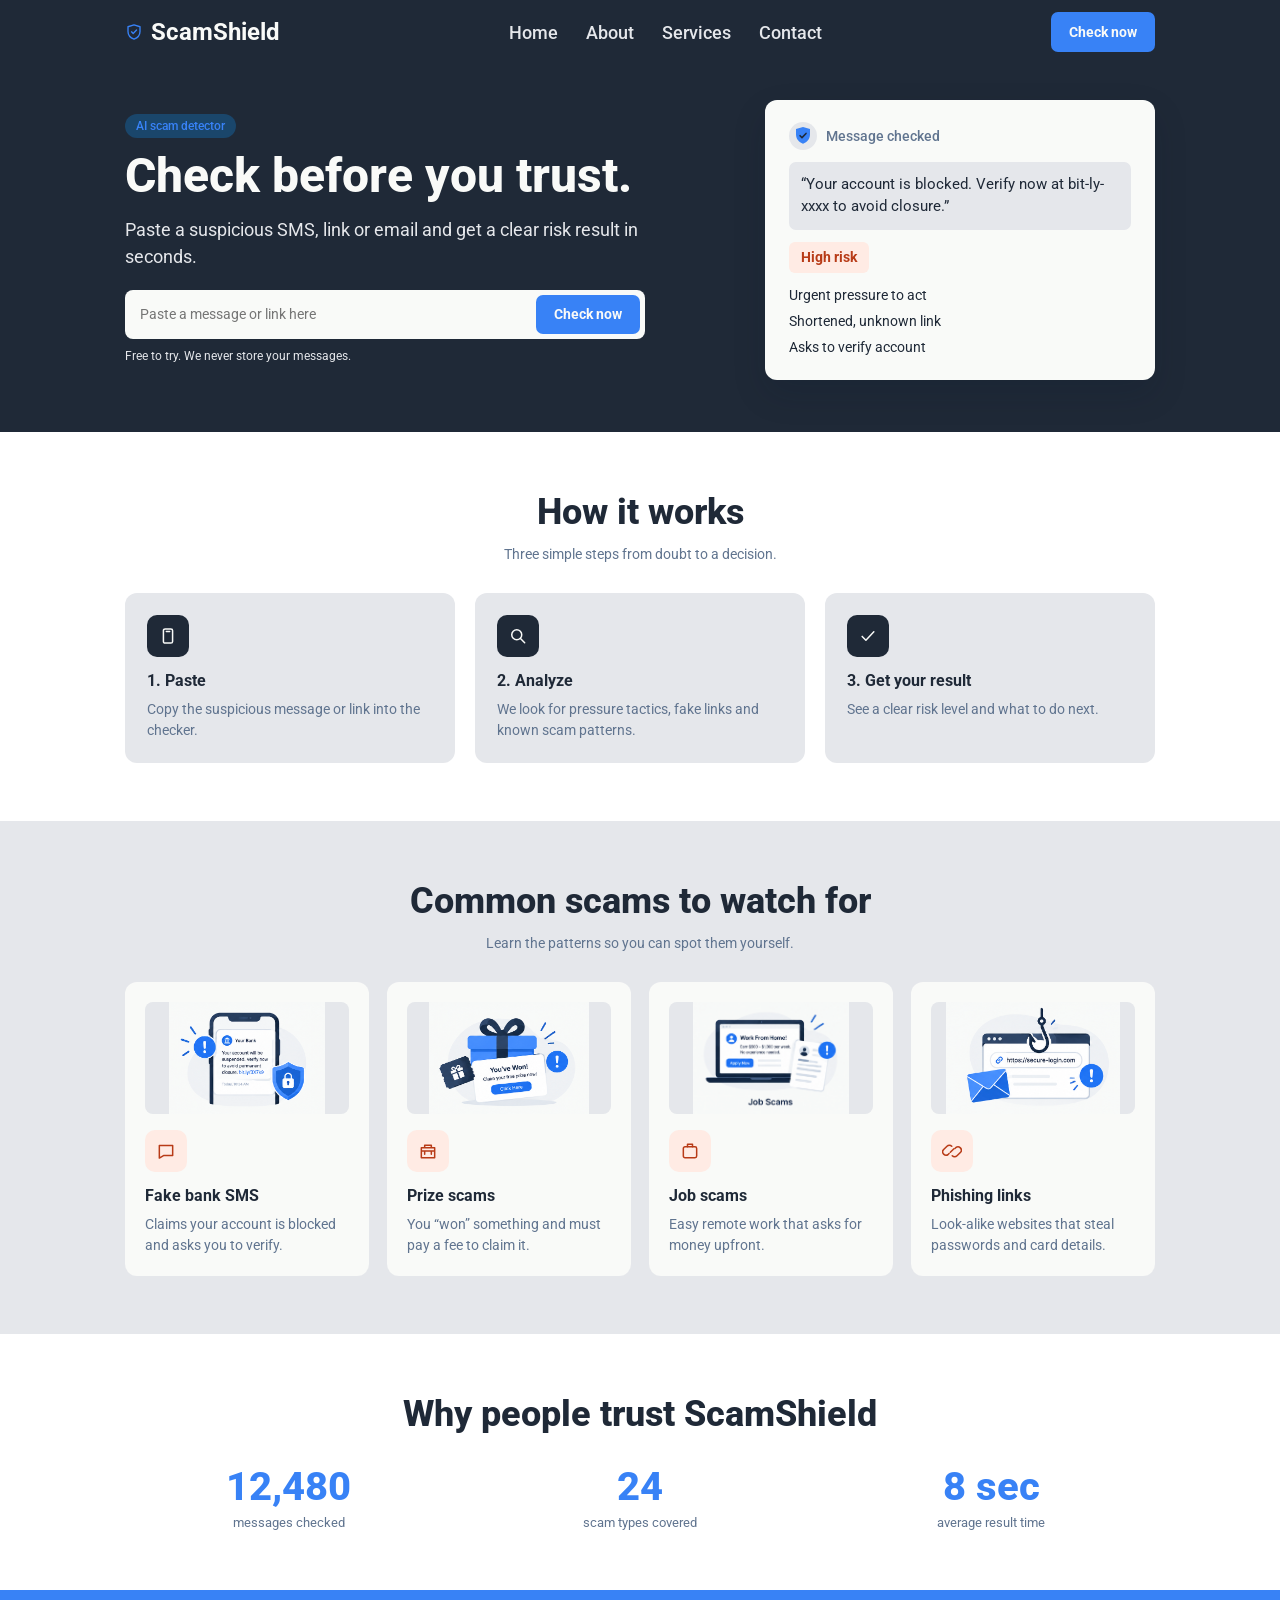
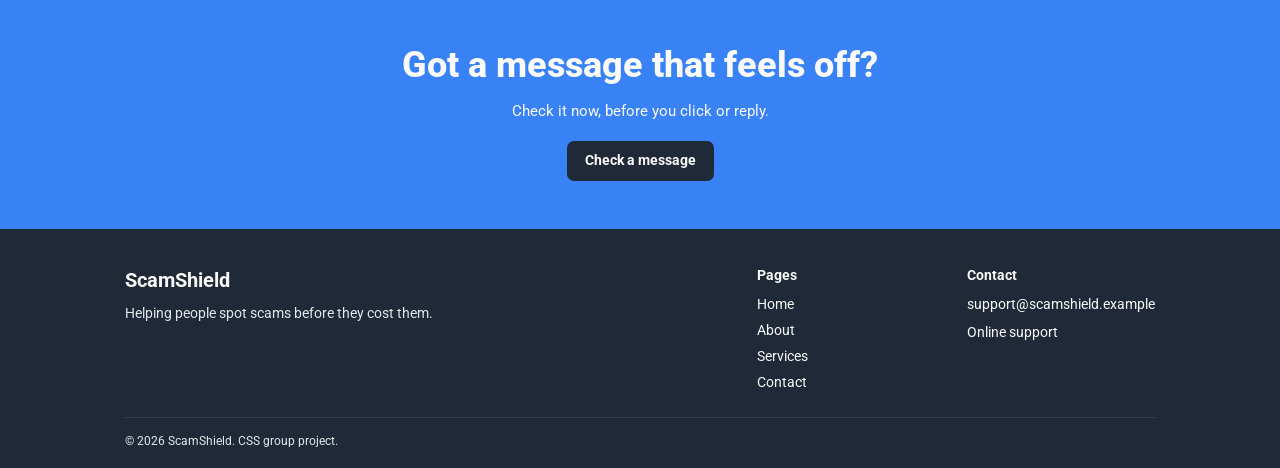
<file: index.html>
<!doctype html>
<html lang="en">

<head>
  <meta charset="UTF-8" />
  <meta name="viewport" content="width=device-width, initial-scale=1.0" />
  <meta name="description" content="Check suspicious messages and learn how to spot common scams." />
  <title>ScamShield — Check before you trust</title>
  <link rel="preconnect" href="https://fonts.googleapis.com" />
  <link rel="preconnect" href="https://fonts.gstatic.com" crossorigin />
  <link href="https://fonts.googleapis.com/css2?family=Roboto:wght@400;500;700;800&display=swap" rel="stylesheet" />
  <link rel="stylesheet" href="styles.css" />
</head>

<body>
  <header class="site-header" id="home">
    <nav class="nav container" aria-label="Main navigation">
      <a class="brand" href="index.html" aria-label="ScamShield home">
        <svg class="brand-icon" viewBox="0 0 24 24" aria-hidden="true">
          <path d="M12 2.5 20 5v6.2c0 5.1-3.1 8.4-8 10.3-4.9-1.9-8-5.2-8-10.3V5l8-2.5Z" />
          <path d="m8.7 11.8 2.2 2.2 4.5-4.7" />
        </svg>
        <span>ScamShield</span>
      </a>

      <input class="menu-toggle" type="checkbox" id="menu-toggle" aria-label="Toggle navigation menu" />
      <label class="menu-button" for="menu-toggle">
        <span></span>
        <span></span>
        <span></span>
      </label>

      <ul class="nav-links">
        <li><a href="index.html">Home</a></li>
        <li><a href="about.html">About</a></li>
        <li><a href="services.html">Services</a></li>
        <li><a href="contact.html">Contact</a></li>
      </ul>
      <a class="button button-primary nav-cta" href="#checker">Check now</a>
    </nav>

    <section class="hero container" aria-labelledby="hero-title">
      <div class="hero-copy">
        <p class="hero-eyebrow">AI scam detector</p>
        <h1 id="hero-title" class="hero-title">Check before you trust.</h1>
        <p class="hero-subtitle">
          Paste a suspicious SMS, link or email and get a clear risk result in
          seconds.
        </p>
        <div class="checker-form" id="checker">
          <label class="visually-hidden" for="message">
            Suspicious message or link
          </label>
          <input id="message" name="message" type="text" placeholder="Paste a message or link here" required />
          <button class="button button-primary" type="button">
            Check now
          </button>
        </div>
        <p class="privacy-note">Free to try. We never store your messages.</p>
      </div>

      <aside class="result-card" aria-label="Example scam message analysis">
        <div class="result-heading">
          <img class="result-shield" src="images/scamshield-hero.svg" alt="" width="36" height="36" />
          <span>Message checked</span>
        </div>
        <blockquote class="sample-message">
          “Your account is blocked. Verify now at bit-ly-xxxx to avoid
          closure.”
        </blockquote>
        <p class="risk-label">High risk</p>
        <ul class="risk-signals">
          <li>Urgent pressure to act</li>
          <li>Shortened, unknown link</li>
          <li>Asks to verify account</li>
        </ul>
      </aside>
    </section>
  </header>

  <main>
    <section class="section how-section" id="how-it-works" aria-labelledby="how-title">
      <div class="container">
        <div class="section-heading">
          <h2 id="how-title">How it works</h2>
          <p>Three simple steps from doubt to a decision.</p>
        </div>
        <ol class="steps-list">
          <li class="step-card">
            <span class="step-icon" aria-hidden="true">
              <svg viewBox="0 0 24 24">
                <rect x="6.5" y="3.5" width="11" height="17" rx="2" />
                <path d="M10 6.5h4" />
              </svg>
            </span>
            <h3>1. Paste</h3>
            <p>Copy the suspicious message or link into the checker.</p>
          </li>
          <li class="step-card">
            <span class="step-icon" aria-hidden="true">
              <svg viewBox="0 0 24 24">
                <circle cx="10.5" cy="10.5" r="6" />
                <path d="m15 15 5 5" />
              </svg>
            </span>
            <h3>2. Analyze</h3>
            <p>
              We look for pressure tactics, fake links and known scam
              patterns.
            </p>
          </li>
          <li class="step-card">
            <span class="step-icon" aria-hidden="true">
              <svg viewBox="0 0 24 24">
                <path d="m5 12.5 4.5 4.5L19 7" />
              </svg>
            </span>
            <h3>3. Get your result</h3>
            <p>See a clear risk level and what to do next.</p>
          </li>
        </ol>
      </div>
    </section>

    <section class="section scams-section" id="scam-tips" aria-labelledby="scams-title">
      <div class="container">
        <div class="section-heading">
          <h2 id="scams-title">Common scams to watch for</h2>
          <p>Learn the patterns so you can spot them yourself.</p>
        </div>
        <ul class="scam-list">
          <li class="scam-card">
            <img class="scam-image" src="images/FakebankSMS.png"
              alt="Example of a fake bank text asking someone to verify their account" loading="lazy" />
            <span class="scam-icon" aria-hidden="true">
              <svg viewBox="0 0 24 24">
                <path d="M4 5.5h16v12H9l-5 3v-15Z" />
              </svg>
            </span>
            <h3>Fake bank SMS</h3>
            <p>Claims your account is blocked and asks you to verify.</p>
          </li>
          <li class="scam-card">
            <img class="scam-image" src="images/Prize.png"
              alt="Fake prize message urging the recipient to claim a free reward" loading="lazy" />
            <span class="scam-icon" aria-hidden="true">
              <svg viewBox="0 0 24 24">
                <path d="M4 8h16v12H4zM8 8V5h8v3M8 12v4m8-4v4M4 12h16" />
              </svg>
            </span>
            <h3>Prize scams</h3>
            <p>You “won” something and must pay a fee to claim it.</p>
          </li>
          <li class="scam-card">
            <img class="scam-image" src="images/Job.png"
              alt="Suspicious work-from-home job offer promising unusually high pay" loading="lazy" />
            <span class="scam-icon" aria-hidden="true">
              <svg viewBox="0 0 24 24">
                <rect x="4" y="7" width="16" height="13" rx="2" />
                <path d="M9 7V4h6v3" />
              </svg>
            </span>
            <h3>Job scams</h3>
            <p>Easy remote work that asks for money upfront.</p>
          </li>
          <li class="scam-card">
            <img class="scam-image" src="images/Phishing.png"
              alt="Fake secure-login website with a hook representing phishing" loading="lazy" />
            <span class="scam-icon" aria-hidden="true">
              <svg viewBox="0 0 24 24">
                <path
                  d="m10 13.5 4-4M8.5 15l-1 1a4 4 0 0 1-5.5-5.8l4-4a4 4 0 0 1 5.7 0M15.5 9l1-1a4 4 0 0 1 5.5 5.8l-4 4a4 4 0 0 1-5.7 0" />
              </svg>
            </span>
            <h3>Phishing links</h3>
            <p>Look-alike websites that steal passwords and card details.</p>
          </li>
        </ul>
      </div>
    </section>

    <section class="section trust-section" aria-labelledby="trust-title">
      <div class="container">
        <h2 id="trust-title">Why people trust ScamShield</h2>
        <dl class="trust-stats">
          <div>
            <dt>12,480</dt>
            <dd>messages checked</dd>
          </div>
          <div>
            <dt>24</dt>
            <dd>scam types covered</dd>
          </div>
          <div>
            <dt>8 sec</dt>
            <dd>average result time</dd>
          </div>
        </dl>
      </div>
    </section>

    <section class="cta-section" aria-labelledby="cta-title">
      <div class="container cta-content">
        <h2 id="cta-title">Got a message that feels off?</h2>
        <p>Check it now, before you click or reply.</p>
        <a class="button button-dark" href="#checker">Check a message</a>
      </div>
    </section>
  </main>

  <footer class="site-footer" id="contact">
    <div class="container">
      <div class="footer-main">
        <div class="footer-about">
          <a class="footer-brand" href="index.html">ScamShield</a>
          <p>Helping people spot scams before they cost them.</p>
        </div>
        <div class="footer-column">
          <h2>Pages</h2>
          <ul>
            <li><a href="index.html">Home</a></li>
            <li><a href="about.html">About</a></li>
            <li><a href="services.html">Services</a></li>
            <li><a href="contact.html">Contact</a></li>
          </ul>
        </div>
        <div class="footer-column">
          <h2>Contact</h2>
          <address>
            <a href="mailto:support@scamshield.example">
              support@scamshield.example
            </a>
            <span>Online support</span>
          </address>
        </div>
      </div>
      <p class="copyright">© 2026 ScamShield. CSS group project.</p>
    </div>
  </footer>
</body>

</html>
</file>
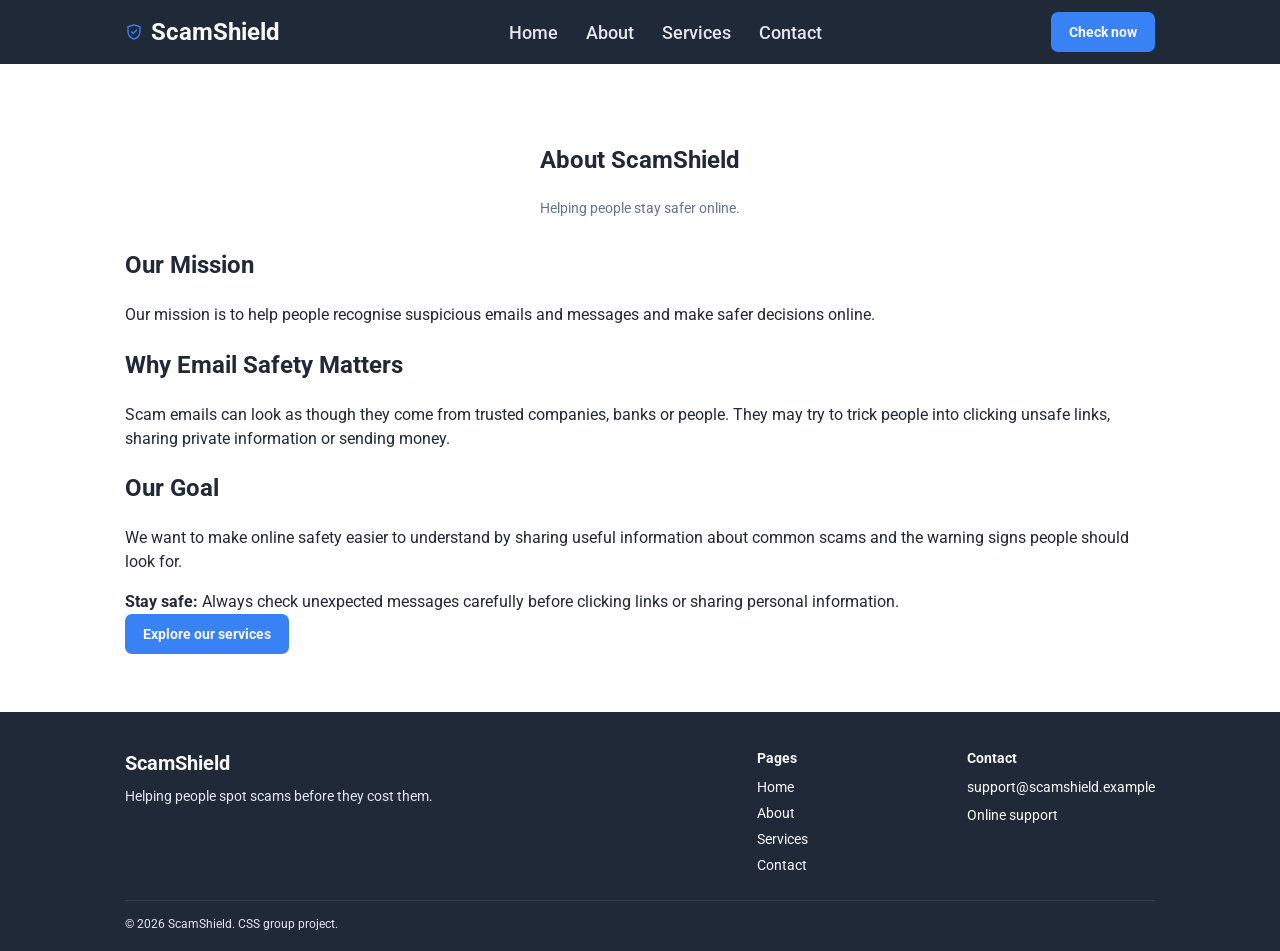
<file: about.html>
<!doctype html>
<html lang="en">

<head>
  <meta charset="UTF-8" />
  <meta name="viewport" content="width=device-width, initial-scale=1.0" />
  <meta name="description" content="Learn about ScamShield and our mission to help people stay safe online." />
  <title>About Us | ScamShield</title>

  <link rel="preconnect" href="https://fonts.googleapis.com" />
  <link rel="preconnect" href="https://fonts.gstatic.com" crossorigin />
  <link href="https://fonts.googleapis.com/css2?family=Roboto:wght@400;500;700&display=swap" rel="stylesheet" />
  <link rel="stylesheet" href="styles.css" />
</head>

<body>
  <header class="site-header">
    <nav class="nav container" aria-label="Main navigation">
      <a class="brand" href="index.html" aria-label="ScamShield home">
        <svg class="brand-icon" viewBox="0 0 24 24" aria-hidden="true">
          <path d="M12 2.5 20 5v6.2c0 5.1-3.1 8.4-8 10.3-4.9-1.9-8-5.2-8-10.3V5l8-2.5Z" />
          <path d="m8.7 11.8 2.2 2.2 4.5-4.7" />
        </svg>
        <span>ScamShield</span>
      </a>

      <input class="menu-toggle" type="checkbox" id="menu-toggle" aria-label="Toggle navigation menu" />
      <label class="menu-button" for="menu-toggle">
        <span></span>
        <span></span>
        <span></span>
      </label>

      <ul class="nav-links">
        <li><a href="index.html">Home</a></li>
        <li><a href="about.html" aria-current="page">About</a></li>
        <li><a href="services.html">Services</a></li>
        <li><a href="contact.html">Contact</a></li>
      </ul>

      <a class="button button-primary nav-cta" href="index.html#checker">
        Check now
      </a>
    </nav>

  </header>

  <main>
    <section class="section">
      <div class="container">
        <div class="section-heading">
          <h1>About ScamShield</h1>
          <p>Helping people stay safer online.</p>
        </div>

        <div class="content-narrow">
          <h2>Our Mission</h2>
          <p>
            Our mission is to help people recognise suspicious emails and
            messages and make safer decisions online.
          </p>

          <h2>Why Email Safety Matters</h2>
          <p>
            Scam emails can look as though they come from trusted companies,
            banks or people. They may try to trick people into clicking unsafe
            links, sharing private information or sending money.
          </p>

          <h2>Our Goal</h2>
          <p>
            We want to make online safety easier to understand by sharing
            useful information about common scams and the warning signs people
            should look for.
          </p>

          <div class="notice">
            <strong>Stay safe:</strong>
            Always check unexpected messages carefully before clicking links
            or sharing personal information.
          </div>

          <div class="center-button">
            <a class="button button-primary" href="services.html">Explore our services</a>
          </div>
        </div>
      </div>
    </section>
  </main>

  <footer class="site-footer" id="contact">
    <div class="container">
      <div class="footer-main">
        <div class="footer-about">
          <a class="footer-brand" href="index.html">ScamShield</a>
          <p>Helping people spot scams before they cost them.</p>
        </div>

        <div class="footer-column">
          <h2>Pages</h2>
          <ul>
            <li><a href="index.html">Home</a></li>
            <li><a href="about.html">About</a></li>
            <li><a href="services.html">Services</a></li>
            <li><a href="contact.html">Contact</a></li>
          </ul>
        </div>

        <div class="footer-column">
          <h2>Contact</h2>
          <address>
            <a href="mailto:support@scamshield.example">
              support@scamshield.example
            </a>
            <span>Online support</span>
          </address>
        </div>
      </div>

      <p class="copyright">© 2026 ScamShield. CSS group project.</p>
    </div>
  </footer>
</body>

</html>
</file>
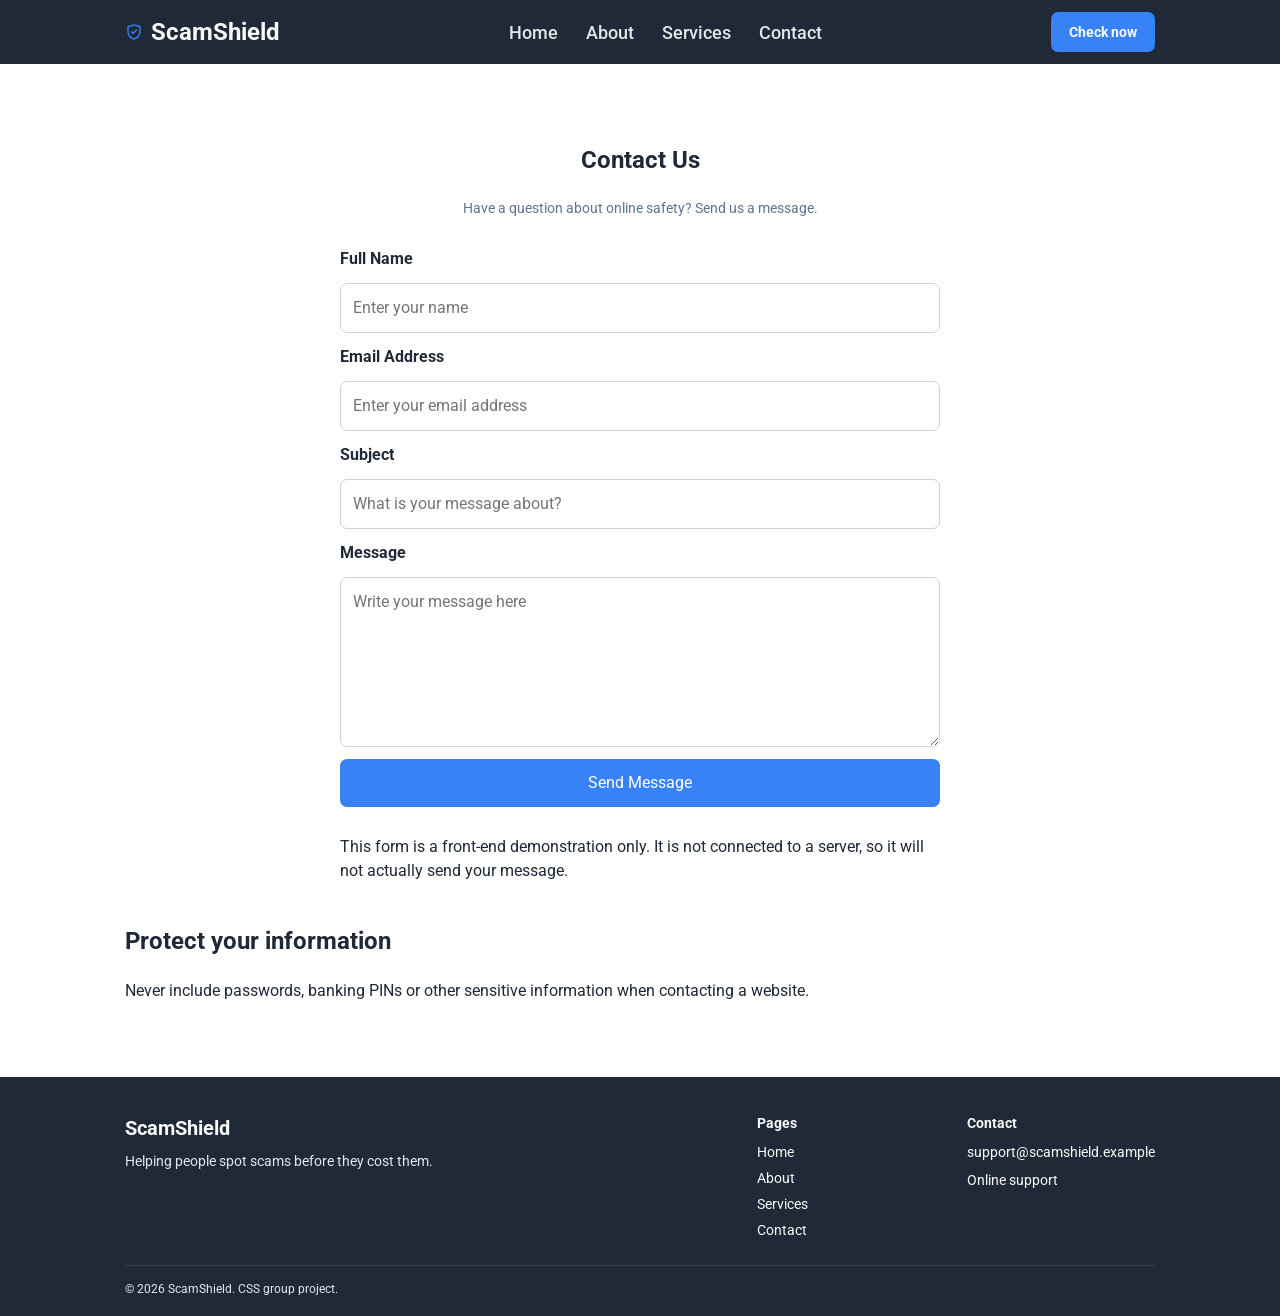
<file: contact.html>
<!doctype html>
<html lang="en">

<head>
  <meta charset="UTF-8" />
  <meta name="viewport" content="width=device-width, initial-scale=1.0" />
  <meta name="description" content="Contact ScamShield to learn more about online safety." />
  <title>Contact Us | ScamShield</title>

  <link rel="preconnect" href="https://fonts.googleapis.com" />
  <link rel="preconnect" href="https://fonts.gstatic.com" crossorigin />
  <link href="https://fonts.googleapis.com/css2?family=Roboto:wght@400;500;700&display=swap" rel="stylesheet" />
  <link rel="stylesheet" href="styles.css" />
</head>

<body>
  <header class="site-header">
    <nav class="nav container" aria-label="Main navigation">
      <a class="brand" href="index.html" aria-label="ScamShield home">
        <svg class="brand-icon" viewBox="0 0 24 24" aria-hidden="true">
          <path d="M12 2.5 20 5v6.2c0 5.1-3.1 8.4-8 10.3-4.9-1.9-8-5.2-8-10.3V5l8-2.5Z" />
          <path d="m8.7 11.8 2.2 2.2 4.5-4.7" />
        </svg>
        <span>ScamShield</span>
      </a>

      <input class="menu-toggle" type="checkbox" id="menu-toggle" aria-label="Toggle navigation menu" />
      <label class="menu-button" for="menu-toggle">
        <span></span>
        <span></span>
        <span></span>
      </label>

      <ul class="nav-links">
        <li><a href="index.html">Home</a></li>
        <li><a href="about.html">About</a></li>
        <li><a href="services.html">Services</a></li>
        <li><a href="contact.html" aria-current="page">Contact</a></li>
      </ul>

      <a class="button button-primary nav-cta" href="index.html#checker">Check now</a>
    </nav>
  </header>

  <main>
    <section class="section">
      <div class="container">
        <div class="section-heading">
          <h1>Contact Us</h1>
          <p>Have a question about online safety? Send us a message.</p>
        </div>

        <form class="contact-form" action="#" method="get">
          <label for="name">Full Name</label>
          <input type="text" id="name" name="name" autocomplete="name" placeholder="Enter your name" required />

          <label for="email">Email Address</label>
          <input type="email" id="email" name="email" autocomplete="email" placeholder="Enter your email address"
            required />

          <label for="subject">Subject</label>
          <input type="text" id="subject" name="subject" placeholder="What is your message about?" required />

          <label for="message">Message</label>
          <textarea id="message" name="message" rows="6" placeholder="Write your message here" required></textarea>

          <button type="submit">Send Message</button>

          <p>
            This form is a front-end demonstration only. It is not connected
            to a server, so it will not actually send your message.
          </p>
        </form>

        <div class="content-narrow">
          <h2>Protect your information</h2>
          <p>
            Never include passwords, banking PINs or other sensitive
            information when contacting a website.
          </p>
        </div>
      </div>
    </section>
  </main>

  <footer class="site-footer" id="contact">
    <div class="container">
      <div class="footer-main">
        <div class="footer-about">
          <a class="footer-brand" href="index.html">ScamShield</a>
          <p>Helping people spot scams before they cost them.</p>
        </div>

        <div class="footer-column">
          <h2>Pages</h2>
          <ul>
            <li><a href="index.html">Home</a></li>
            <li><a href="about.html">About</a></li>
            <li><a href="services.html">Services</a></li>
            <li><a href="contact.html">Contact</a></li>
          </ul>
        </div>

        <div class="footer-column">
          <h2>Contact</h2>
          <address>
            <a href="mailto:support@scamshield.example">
              support@scamshield.example
            </a>
            <span>Online support</span>
          </address>
        </div>
      </div>

      <p class="copyright">© 2026 ScamShield. CSS group project.</p>
    </div>
  </footer>
</body>

</html>
</file>
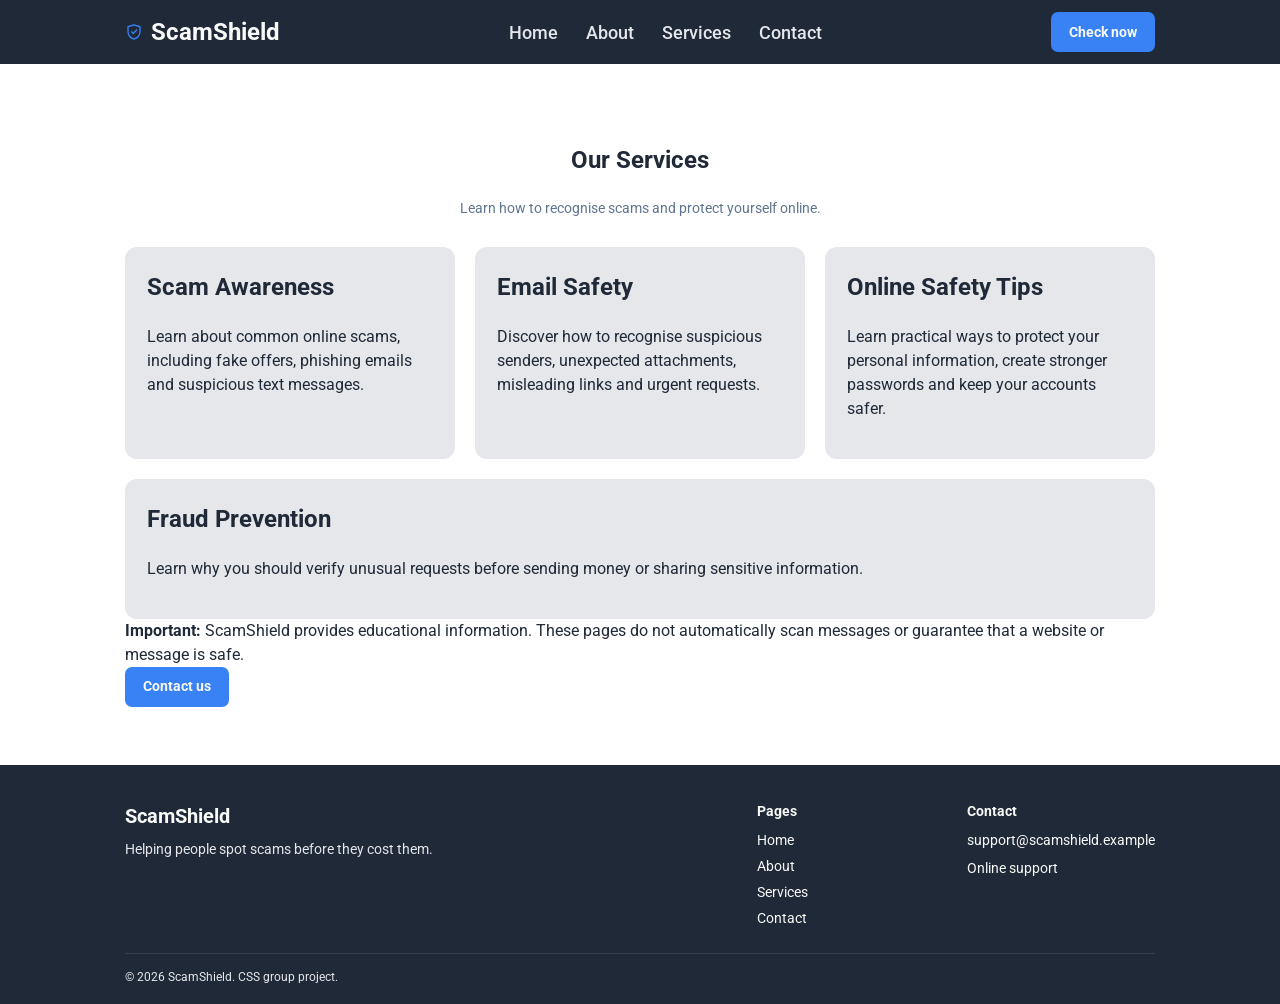
<file: services.html>
<!doctype html>
<html lang="en">

<head>
  <meta charset="UTF-8" />
  <meta name="viewport" content="width=device-width, initial-scale=1.0" />
  <meta name="description" content="Explore ScamShield's online safety education and scam awareness services." />
  <title>Services | ScamShield</title>

  <link rel="preconnect" href="https://fonts.googleapis.com" />
  <link rel="preconnect" href="https://fonts.gstatic.com" crossorigin />
  <link href="https://fonts.googleapis.com/css2?family=Roboto:wght@400;500;700&display=swap" rel="stylesheet" />
  <link rel="stylesheet" href="styles.css" />
</head>

<body>
  <header class="site-header">
    <nav class="nav container" aria-label="Main navigation">
      <a class="brand" href="index.html" aria-label="ScamShield home">
        <svg class="brand-icon" viewBox="0 0 24 24" aria-hidden="true">
          <path d="M12 2.5 20 5v6.2c0 5.1-3.1 8.4-8 10.3-4.9-1.9-8-5.2-8-10.3V5l8-2.5Z" />
          <path d="m8.7 11.8 2.2 2.2 4.5-4.7" />
        </svg>
        <span>ScamShield</span>
      </a>

      <input class="menu-toggle" type="checkbox" id="menu-toggle" aria-label="Toggle navigation menu" />
      <label class="menu-button" for="menu-toggle">
        <span></span>
        <span></span>
        <span></span>
      </label>

      <ul class="nav-links">
        <li><a href="index.html">Home</a></li>
        <li><a href="about.html">About</a></li>
        <li><a href="services.html" aria-current="page">Services</a></li>
        <li><a href="contact.html">Contact</a></li>
      </ul>

      <a class="button button-primary nav-cta" href="index.html#checker">Check now</a>
    </nav>
  </header>

  <main>
    <section class="section">
      <div class="container">
        <div class="section-heading">
          <h1>Our Services</h1>
          <p>Learn how to recognise scams and protect yourself online.</p>
        </div>

        <div class="service-list">
          <article class="service-card">
            <h2>Scam Awareness</h2>
            <p>
              Learn about common online scams, including fake offers, phishing
              emails and suspicious text messages.
            </p>
          </article>

          <article class="service-card">
            <h2>Email Safety</h2>
            <p>
              Discover how to recognise suspicious senders, unexpected
              attachments, misleading links and urgent requests.
            </p>
          </article>

          <article class="service-card">
            <h2>Online Safety Tips</h2>
            <p>
              Learn practical ways to protect your personal information,
              create stronger passwords and keep your accounts safer.
            </p>
          </article>

          <article class="service-card">
            <h2>Fraud Prevention</h2>
            <p>
              Learn why you should verify unusual requests before sending
              money or sharing sensitive information.
            </p>
          </article>
        </div>

        <div class="notice">
          <strong>Important:</strong>
          ScamShield provides educational information. These pages do not
          automatically scan messages or guarantee that a website or message
          is safe.
        </div>

        <div class="center-button">
          <a class="button button-primary" href="contact.html">Contact us</a>
        </div>
      </div>
    </section>
  </main>

  <footer class="site-footer" id="contact">
    <div class="container">
      <div class="footer-main">
        <div class="footer-about">
          <a class="footer-brand" href="index.html">ScamShield</a>
          <p>Helping people spot scams before they cost them.</p>
        </div>

        <div class="footer-column">
          <h2>Pages</h2>
          <ul>
            <li><a href="index.html">Home</a></li>
            <li><a href="about.html">About</a></li>
            <li><a href="services.html">Services</a></li>
            <li><a href="contact.html">Contact</a></li>
          </ul>
        </div>

        <div class="footer-column">
          <h2>Contact</h2>
          <address>
            <a href="mailto:support@scamshield.example">
              support@scamshield.example
            </a>
            <span>Online support</span>
          </address>
        </div>
      </div>

      <p class="copyright">© 2026 ScamShield. CSS group project.</p>
    </div>
  </footer>
</body>

</html>
</file>
<file: styles.css>
:root {
  --navy: #1f2937;
  --navy-deep: #1f2937;
  --teal: #3882f6;
  --teal-dark: #3882f6;
  --text: #1f2937;
  --muted: #60748f;
  --pale: #e5e7eb;
  --white: #f9faf8;
  --risk-bg: #ffebe4;
  --risk-text: #b83b17;
  --container-width: 1030px;
  --font-hero: 48px;
  --font-section-heading: 36px;
  --font-secondary: 18px;
  --font-logo: 24px;
}

* {
  box-sizing: border-box;
}

html {
  scroll-behavior: smooth;
}

body {
  margin: 0;
  font-family: "Roboto", sans-serif;
  color: var(--text);
  line-height: 1.5;
}

a {
  color: inherit;
  text-decoration: none;
}

button,
input {
  font: inherit;
}

button,
a,
input {
  -webkit-tap-highlight-color: transparent;
}

.container {
  width: min(var(--container-width), calc(100% - 48px));
  margin-inline: auto;
}

.site-header,
.site-footer {
  color: var(--white);
  background: var(--navy);
}

.nav {
  position: relative;
  min-height: 64px;
  display: flex;
  align-items: center;
  justify-content: space-between;
  gap: 24px;
}

.brand,
.footer-brand {
  display: inline-flex;
  align-items: center;
  gap: 8px;
  font-size: var(--font-logo);
  font-weight: 700;
  white-space: nowrap;
}

.brand-icon {
  width: 18px;
  height: 22px;
  fill: none;
  stroke: var(--teal);
  stroke-linecap: round;
  stroke-linejoin: round;
  stroke-width: 1.8;
}

.menu-toggle,
.menu-button {
  display: none;
}

.nav-links {
  display: flex;
  align-items: center;
  gap: 28px;
  margin: 0;
  padding: 0;
  color: var(--pale);
  list-style: none;
  font-size: var(--font-secondary);
  font-weight: 500;
}

.nav-links a,
.footer-column a {
  transition: color 160ms ease;
}

.nav-links a:hover,
.footer-column a:hover {
  color: var(--teal);
}

.button {
  display: inline-flex;
  min-height: 40px;
  align-items: center;
  justify-content: center;
  padding: 9px 18px;
  border: 0;
  border-radius: 7px;
  font-size: 14px;
  font-weight: 700;
  cursor: pointer;
  white-space: nowrap;
  transition: background-color 160ms ease, transform 160ms ease;
}

.button:hover {
  transform: translateY(-1px);
}

.button-primary {
  color: var(--white);
  background: var(--teal);
}

.button-primary:hover {
  background: #2f74df;
}

.hero {
  display: flex;
  align-items: center;
  justify-content: space-between;
  gap: 64px;
  padding-block: 36px 52px;
}

.hero-copy {
  flex: 1 1 0;
  min-width: 0;
  max-width: 560px;
}

.hero-eyebrow {
  display: table;
  margin: 0 0 12px;
  padding: 3px 11px;
  border-radius: 999px;
  color: var(--teal);
  background: #1a466b;
  font-size: 12px;
  font-weight: 500;
}

.hero-title {
  margin: 0 0 14px;
  color: var(--white);
  font-size: clamp(36px, 4vw, var(--font-hero));
  font-weight: 800;
  line-height: 1.08;
}

.hero-subtitle {
  max-width: 520px;
  margin: 0 0 20px;
  color: var(--pale);
  font-size: var(--font-secondary);
}

.checker-form {
  display: flex;
  max-width: 520px;
  min-height: 48px;
  align-items: center;
  gap: 8px;
  padding: 5px;
  border-radius: 8px;
  background: var(--white);
}

.checker-form input {
  flex: 1;
  width: 0;
  min-width: 0;
  padding: 9px 10px;
  border: 0;
  border-radius: 5px;
  color: var(--text);
  background: transparent;
  font-size: 14px;
}

.checker-form input:focus-visible {
  outline: 2px solid var(--teal-dark);
  outline-offset: -2px;
}

.checker-form .button {
  min-height: 38px;
  padding-inline: 18px;
}

.privacy-note {
  margin: 8px 0 0;
  color: var(--pale);
  font-size: 12px;
}

.result-card {
  flex: 0 1 390px;
  min-width: 0;
  padding: 22px 24px;
  border-radius: 12px;
  color: var(--navy);
  background: var(--white);
  box-shadow: 0 14px 34px rgb(4 21 40 / 14%);
}

.result-heading {
  display: flex;
  align-items: center;
  gap: 9px;
  margin-bottom: 12px;
  color: var(--muted);
  font-size: 14px;
  font-weight: 500;
}

.result-shield {
  display: block;
  width: 28px;
  height: 28px;
  object-fit: contain;
}

.sample-message {
  margin: 0 0 12px;
  padding: 12px;
  border-radius: 7px;
  background: var(--pale);
  font-size: 15px;
  line-height: 1.45;
}

.risk-label {
  display: table;
  margin: 0 0 12px;
  padding: 5px 12px;
  border-radius: 6px;
  color: var(--risk-text);
  background: var(--risk-bg);
  font-size: 14px;
  font-weight: 700;
}

.risk-signals {
  display: flex;
  flex-direction: column;
  gap: 5px;
  margin: 0;
  padding: 0;
  list-style: none;
  font-size: 14px;
}

.section {
  padding-block: 58px;
}

.section-heading {
  margin-bottom: 28px;
  text-align: center;
}

.section-heading h2,
.trust-section h2 {
  margin: 0;
  color: var(--navy);
  font-size: var(--font-section-heading);
  font-weight: 800;
  line-height: 1.25;
}

.section-heading p {
  margin: 9px 0 0;
  color: var(--muted);
  font-size: 14px;
}

.steps-list,
.scam-list {
  display: flex;
  gap: 20px;
  margin: 0;
  padding: 0;
  list-style: none;
}

.step-card {
  flex: 1 1 0;
  min-width: 0;
  padding: 22px;
  border-radius: 12px;
  background: var(--pale);
}

.step-icon,
.scam-icon {
  display: flex;
  width: 42px;
  height: 42px;
  align-items: center;
  justify-content: center;
  margin-bottom: 12px;
  border-radius: 10px;
}

.step-icon {
  color: var(--white);
  background: var(--navy);
}

.step-icon svg,
.scam-icon svg {
  width: 20px;
  height: 20px;
  fill: none;
  stroke: currentColor;
  stroke-linecap: round;
  stroke-linejoin: round;
  stroke-width: 1.8;
}

.step-card h3,
.scam-card h3 {
  margin: 0 0 6px;
  color: var(--navy);
  font-size: 16px;
  font-weight: 700;
}

.step-card p,
.scam-card p {
  margin: 0;
  color: var(--muted);
  font-size: 14px;
  line-height: 1.5;
}

.scams-section {
  background: var(--pale);
}

.scam-list {
  gap: 18px;
}

.scam-card {
  flex: 1 1 0;
  min-width: 0;
  padding: 20px;
  border-radius: 12px;
  background: var(--white);
}

.scam-image {
  display: block;
  width: 100%;
  height: 112px;
  margin-bottom: 16px;
  border-radius: 8px;
  background: var(--pale);
  object-fit: contain;
}

.scam-icon {
  color: var(--risk-text);
  background: var(--risk-bg);
}

.trust-section {
  text-align: center;
}

.trust-section h2 {
  margin-bottom: 28px;
}

.trust-stats {
  display: flex;
  justify-content: space-around;
  gap: 24px;
  margin: 0;
}

.trust-stats div {
  flex: 1 1 0;
}

.trust-stats dt {
  color: var(--teal-dark);
  font-size: clamp(30px, 4vw, 40px);
  font-weight: 800;
  line-height: 1.1;
}

.trust-stats dd {
  margin: 4px 0 0;
  color: var(--muted);
  font-size: 13px;
}

.cta-section {
  padding-block: 48px;
  color: var(--white);
  background: var(--teal-dark);
  text-align: center;
}

.cta-content h2 {
  margin: 0;
  font-size: var(--font-section-heading);
  font-weight: 800;
}

.cta-content p {
  margin: 8px 0 18px;
  font-size: 15px;
}

.button-dark {
  color: var(--white);
  background: var(--navy-deep);
}

.button-dark:hover {
  background: #193d63;
}

.site-footer {
  padding-block: 36px 18px;
}

.footer-main {
  display: flex;
  justify-content: space-between;
  gap: 40px;
  padding-bottom: 24px;
}

.footer-about {
  flex: 1 1 50%;
}

.footer-brand {
  font-size: 20px;
}

.footer-about p {
  margin: 8px 0 0;
  color: var(--pale);
  font-size: 14px;
}

.footer-column {
  flex: 0 1 170px;
  font-size: 14px;
}

.footer-column h2 {
  margin: 0 0 8px;
  font-size: 14px;
  font-weight: 700;
}

.footer-column ul {
  display: flex;
  flex-direction: column;
  gap: 5px;
  margin: 0;
  padding: 0;
  list-style: none;
}

.footer-column address {
  display: flex;
  flex-direction: column;
  gap: 7px;
  font-style: normal;
}

.copyright {
  margin: 0;
  padding-top: 14px;
  border-top: 1px solid rgb(255 255 255 / 10%);
  color: var(--pale);
  font-size: 12px;
}

.visually-hidden {
  position: absolute;
  width: 1px;
  height: 1px;
  padding: 0;
  margin: -1px;
  overflow: hidden;
  clip: rect(0, 0, 0, 0);
  white-space: nowrap;
  border: 0;
}

@media (max-width: 900px) {
  .nav {
    gap: 16px;
  }

  .brand {
    font-size: 18px;
  }

  .nav-links {
    gap: 16px;
  }

  .hero {
    gap: 32px;
  }

  .result-card {
    flex-basis: 340px;
  }

  .steps-list,
  .scam-list {
    gap: 14px;
  }

  .step-card,
  .scam-card {
    padding: 18px;
  }

  .scam-image {
    height: 100px;
  }
}

@media (max-width: 700px) {
  .container {
    width: min(var(--container-width), calc(100% - 40px));
  }

  .nav {
    min-height: 64px;
    flex-wrap: wrap;
    gap: 0 16px;
    padding-block: 10px;
  }

  .brand {
    font-size: 20px;
  }

  .menu-toggle {
    position: absolute;
    width: 1px;
    height: 1px;
    padding: 0;
    margin: -1px;
    overflow: hidden;
    clip: rect(0, 0, 0, 0);
    white-space: nowrap;
    border: 0;
  }

  .menu-button {
    display: flex;
    width: 42px;
    height: 42px;
    flex-direction: column;
    align-items: center;
    justify-content: center;
    gap: 5px;
    margin-left: auto;
    border: 1px solid rgb(255 255 255 / 50%);
    border-radius: 7px;
    cursor: pointer;
  }

  .menu-button span {
    width: 19px;
    height: 2px;
    background: var(--white);
  }

  .menu-toggle:focus-visible+.menu-button {
    outline: 3px solid var(--teal);
    outline-offset: 3px;
  }

  .nav-links,
  .nav-cta {
    display: none;
    flex-basis: 100%;
  }

  .nav-links {
    flex-direction: column;
    align-items: stretch;
    gap: 0;
    padding-top: 8px;
    font-size: var(--font-secondary);
  }

  .nav-links a {
    display: block;
    padding-block: 9px;
  }

  .nav-cta {
    width: fit-content;
    margin-block: 8px 4px;
  }

  .menu-toggle:checked~.nav-links,
  .menu-toggle:checked~.nav-cta {
    display: flex;
  }

  .hero {
    flex-direction: column;
    align-items: stretch;
    gap: 28px;
    padding-block: 24px 36px;
  }

  .hero-title {
    max-width: 450px;
    font-size: clamp(36px, 10vw, 48px);
  }

  .hero-subtitle {
    font-size: var(--font-secondary);
  }

  .result-card {
    flex: initial;
    width: 100%;
    padding: 18px;
  }

  .section {
    padding-block: 44px;
  }

  .section-heading {
    margin-bottom: 24px;
  }

  .section-heading h2,
  .trust-section h2,
  .cta-content h2 {
    font-size: var(--font-section-heading);
  }

  .steps-list,
  .scam-list {
    flex-direction: column;
    gap: 12px;
  }

  .step-card,
  .scam-card {
    padding: 18px;
  }

  .scam-image {
    height: auto;
    max-height: 200px;
    aspect-ratio: 1.5;
  }

  .step-card p,
  .scam-card p {
    max-width: 420px;
  }

  .trust-stats {
    flex-wrap: wrap;
    gap: 24px 12px;
  }

  .trust-stats div {
    flex-basis: calc(50% - 12px);
  }

  .trust-stats div:last-child {
    flex-basis: 100%;
  }

  .cta-section {
    padding-block: 40px;
  }

  .footer-main {
    flex-wrap: wrap;
    gap: 28px 24px;
  }

  .footer-about {
    flex-basis: 100%;
  }

  .footer-column {
    flex: 1 1 120px;
  }
}

@media (prefers-reduced-motion: reduce) {
  html {
    scroll-behavior: auto;
  }

  *,
  *::before,
  *::after {
    transition-duration: 0.01ms !important;
  }
}


.service-list {
  display: flex;
  flex-wrap: wrap;
  gap: 20px;
}

.service-card {
  flex: 1 1 250px;
  min-width: 0;
  padding: 22px;
  border-radius: 12px;
  background: var(--pale);
}

.service-card h2 {
  color: var(--navy);
  margin-top: 0;
}



.contact-form {
  display: flex;
  flex-direction: column;
  gap: 12px;
  width: 100%;
  max-width: 600px;
  margin: 0 auto 24px;
}

.contact-form label {
  font-weight: bold;
}

.contact-form input,
.contact-form textarea {
  box-sizing: border-box;
  width: 100%;
  padding: 12px;
  border: 1px solid #cbd5e1;
  border-radius: 7px;
  font: inherit;
}

.contact-form textarea {
  resize: vertical;
}

.contact-form input:focus-visible,
.contact-form textarea:focus-visible {
  outline: 2px solid var(--teal);
  outline-offset: 2px;
}

.contact-form button {
  padding: 12px 18px;
  border: none;
  border-radius: 7px;
  background: var(--teal);
  color: white;
  font: inherit;
  cursor: pointer;
}


@media (max-width: 700px) {
  .service-list {
    flex-direction: column;
  }

  .service-card {
    flex-basis: auto;
  }

  .contact-form button {
    width: 100%;
  }
}
</file>
